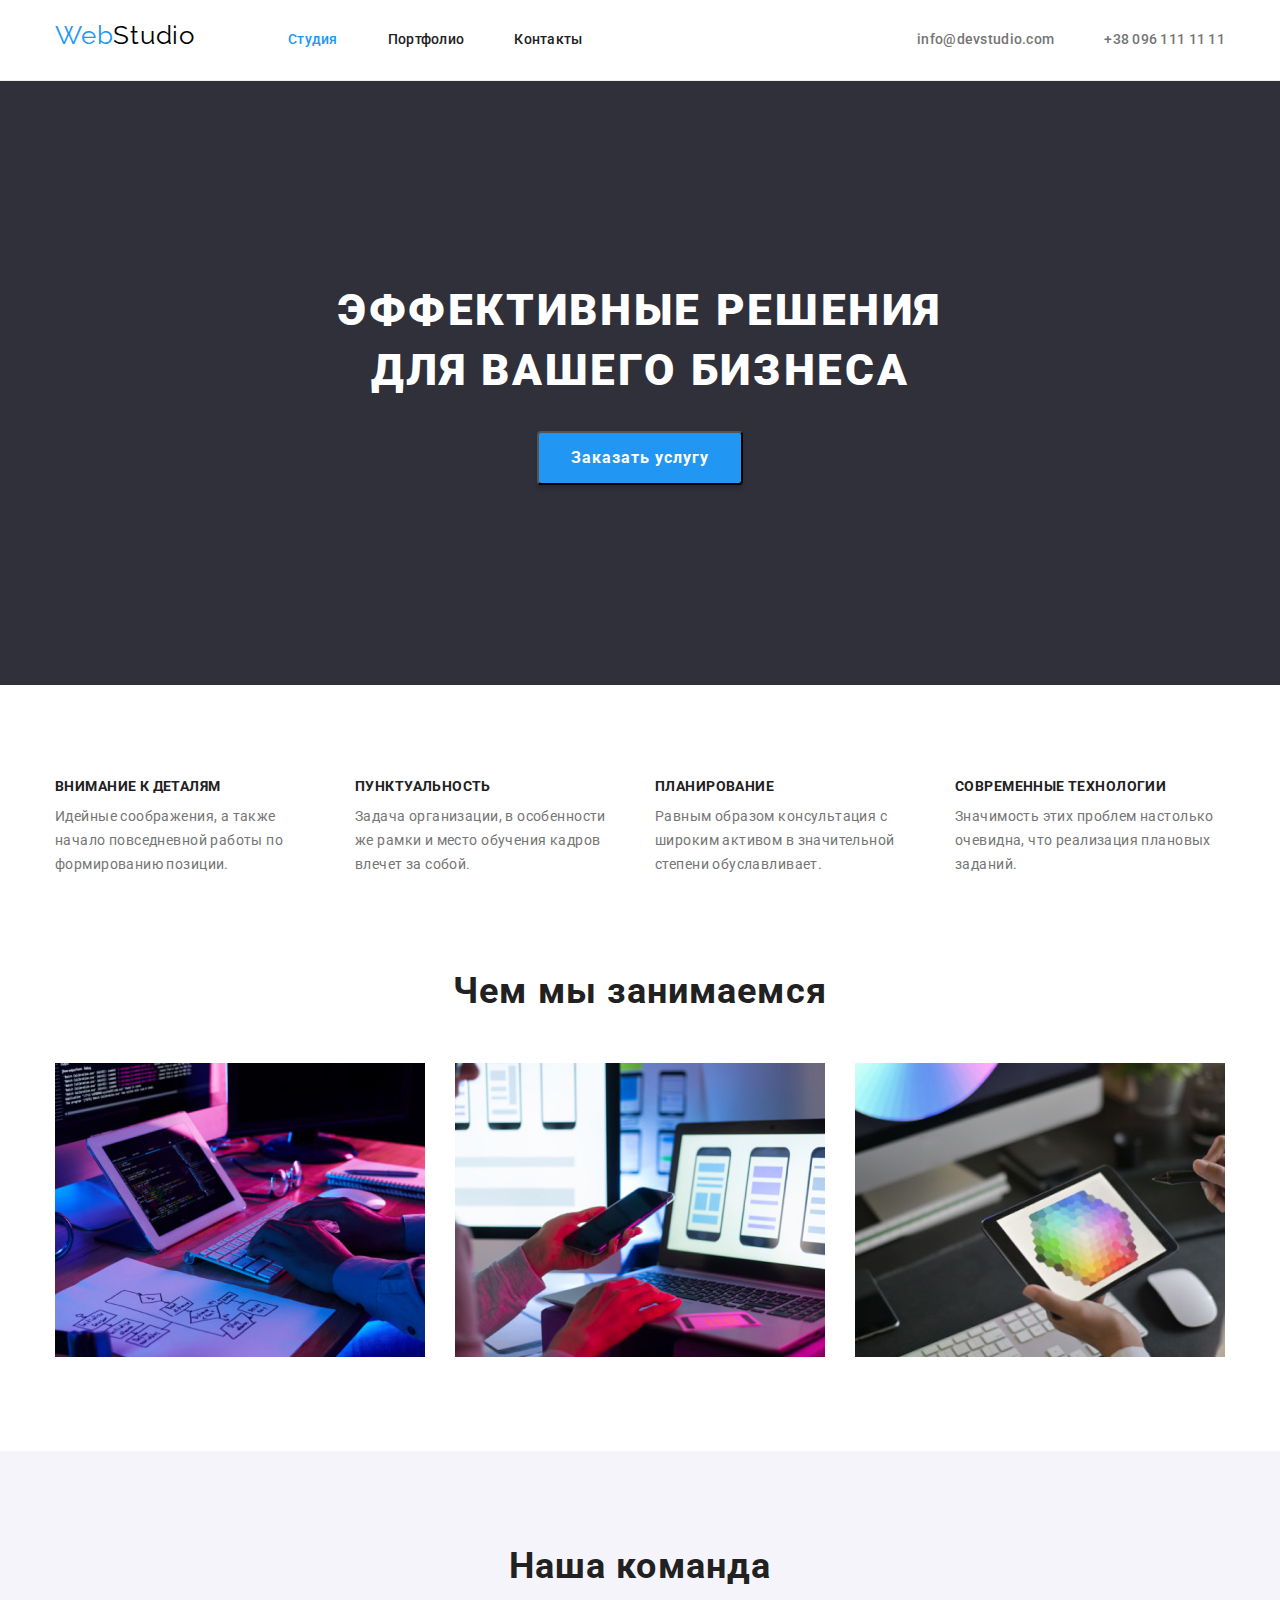
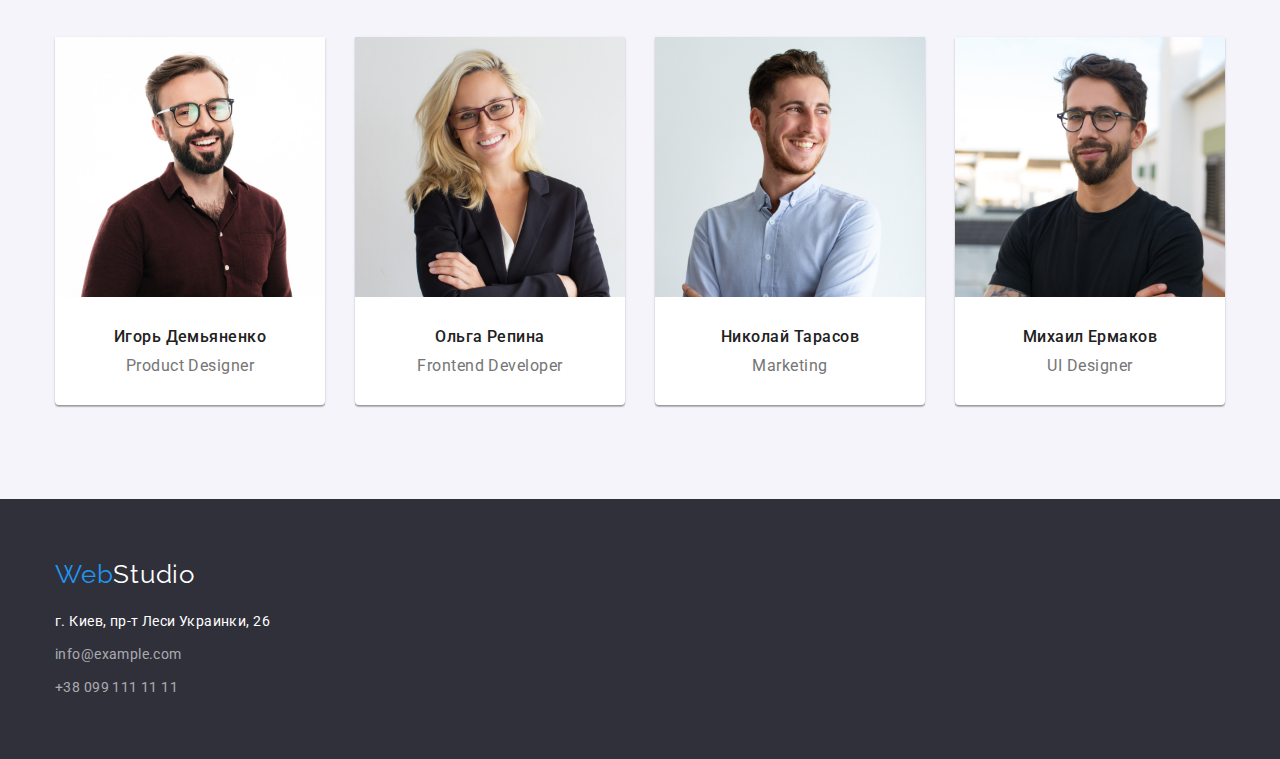
<file: index.html>
<!DOCTYPE html>
<html lang="ru">
  <head>
    <meta charset="UTF-8" />
    <meta http-equiv="X-UA-Compatible" content="IE=edge" />
    <meta name="viewport" content="width=device-width, initial-scale=1.0" />
    <title>WebStudio</title>
    <link rel="preconnect" href="https://fonts.googleapis.com" />
    <link rel="preconnect" href="https://fonts.gstatic.com" crossorigin />
    <link
      href="https://fonts.googleapis.com/css2?family=Raleway:wght@700&family=Roboto:wght@400;500;700;900&display=swap"
      rel="stylesheet"
    />
    <link
      rel="stylesheet"
      href="https://cdnjs.cloudflare.com/ajax/libs/modern-normalize/1.1.0/modern-normalize.min.css"
    />
    <link rel="stylesheet" href="./css/styles.css" />
  </head>
  <body>
    <!-- Шапка сайта-->
    <header class="header">
      <div class="container header-container">
        <nav class="nav">
          <a class="logo" lang="en" href="./index.html"
            ><span class="logo-accent">Web</span>Studio</a
          >
          <ul class="list nav-list">
            <li class="item">
              <a class="nav-link" href="./index.html" title="Студия">Студия</a>
            </li>
            <li class="item">
              <a class="nav-link" href="./portfolio.html">Портфолио</a>
            </li>
            <li class="item"><a class="nav-link" href="">Контакты</a></li>
          </ul>
          <ul class="list header-list">
            <li class="item">
              <a class="mail-link" lang="en" href="mailto:info@devstudio.com"
                >info@devstudio.com</a
              >
            </li>
            <li class="item">
              <a class="tel-link" href="tel:+380961111111">+38 096 111 11 11</a>
            </li>
          </ul>
        </nav>
      </div>
    </header>

    <!--Основной контент-->
    <main>
      <!--Заголовок-->
      <section class="hero">
        <div class="hero-container">
          <h1 class="title-hero">Эффективные решения для вашего бизнеса</h1>
          <button class="btn-hero" type="button">Заказать услугу</button>
        </div>
      </section>

      <!--Преимущества-->
      <section class="advantage">
        <div class="container advantage-container">
          <h2 class="advantage-title">Преимущества</h2>
          <ul class="list advantage-list">
            <li class="advantage-item">
              <h3 class="advantage-item-title">Внимание к деталям</h3>
              <p class="advantage-text">
                Идейные соображения, а также начало повседневной работы по
                формированию позиции.
              </p>
            </li>
            <li class="advantage-item">
              <h3 class="advantage-item-title">Пунктуальность</h3>
              <p class="advantage-text">
                Задача организации, в особенности же рамки и место обучения
                кадров влечет за собой.
              </p>
            </li>
            <li class="advantage-item">
              <h3 class="advantage-item-title">Планирование</h3>
              <p class="advantage-text">
                Равным образом консультация с широким активом в значительной
                степени обуславливает.
              </p>
            </li>
            <li class="advantage-item">
              <h3 class="advantage-item-title">Современные технологии</h3>
              <p class="advantage-text">
                Значимость этих проблем настолько очевидна, что реализация
                плановых заданий.
              </p>
            </li>
          </ul>
        </div>
      </section>

      <!--Чем мы занимаемся-->
      <section class="activity">
        <div class="container activity-container">
          <h2 class="activity-title">Чем мы занимаемся</h2>
          <ul class="list activity-list">
            <li class="activity-item">
              <img
                class="activity-img"
                src="./images/what-we-do/what-we-do-1.jpg"
                alt="Работа со структурой сайта/приложения"
                width="370"
                height="294"
              />
            </li>
            <li class="activity-item">
              <img
                class="activity-img"
                src="./images/what-we-do/what-we-do-2.jpg"
                alt="Работа с дизайном сайта/приложения"
                width="370"
                height="294"
              />
            </li>
            <li class="activity-item">
              <img
                class="activity-img"
                src="./images/what-we-do/what-we-do-3.jpg"
                alt="Работа с графикой"
                width="370"
                height="294"
              />
            </li>
          </ul>
        </div>
      </section>

      <!--Наша команда-->
      <section class="team">
        <div class="container team-container">
          <h2 class="team-title">Наша команда</h2>
          <ul class="list team-list">
            <li class="team-item">
              <img
                class="team-img"
                src="./images/team/1-ihor.jpg"
                alt="Игорь Демьяненко"
                width="270"
                height="260"
              />
              <div class="team-form">
                <h3 class="team-member-name">Игорь Демьяненко</h3>
                <p class="team-text">Product Designer</p>
              </div>
            </li>
            <li class="team-item">
              <img
                class="team-img"
                src="./images/team/2-olga.jpg"
                alt="Ольга Репина"
                width="270"
                height="260"
              />
              <div class="team-form">
                <h3 class="team-member-name">Ольга Репина</h3>
                <p class="team-text">Frontend Developer</p>
              </div>
            </li>
            <li class="team-item">
              <img
                class="team-img"
                src="./images/team/3-nikolay.jpg"
                alt="Николай Тарасов"
                width="270"
                height="260"
              />
              <div class="team-form">
                <h3 class="team-member-name">Николай Тарасов</h3>
                <p class="team-text">Marketing</p>
              </div>
            </li>
            <li class="team-item">
              <img
                class="team-img"
                src="./images/team/4-mihail.jpg"
                alt="Михаил Ермаков"
                width="270"
                height="260"
              />
              <div class="team-form">
                <h3 class="team-member-name">Михаил Ермаков</h3>
                <p class="team-text">UI Designer</p>
              </div>
            </li>
          </ul>
        </div>
      </section>
    </main>

    <!--Нижняя часть сайта-->
    <footer class="footer">
      <div class="container footer-container">
        <a class="footer-logo" lang="en" href="./index.html"
          ><span class="footer-logo-accent">Web</span>Studio</a
        >
        <address class="footer-address">
          <ul class="list footer-list">
            <li class="footer-item">
              <a
                class="footer-address-link"
                href="https://goo.gl/maps/jKXVgSbBTKe5Grf27"
                target="_blank"
                >г. Киев, пр-т Леси Украинки, 26</a
              >
            </li>
            <li class="footer-item">
              <a
                class="footer-mail-link"
                lang="en"
                href="mailto:info@example.com"
                >info@example.com</a
              >
            </li>
            <li class="footer-item">
              <a class="footer-tel-link" href="tel:+380991111111"
                >+38 099 111 11 11</a
              >
            </li>
          </ul>
        </address>
      </div>
    </footer>
  </body>
</html>
</file>
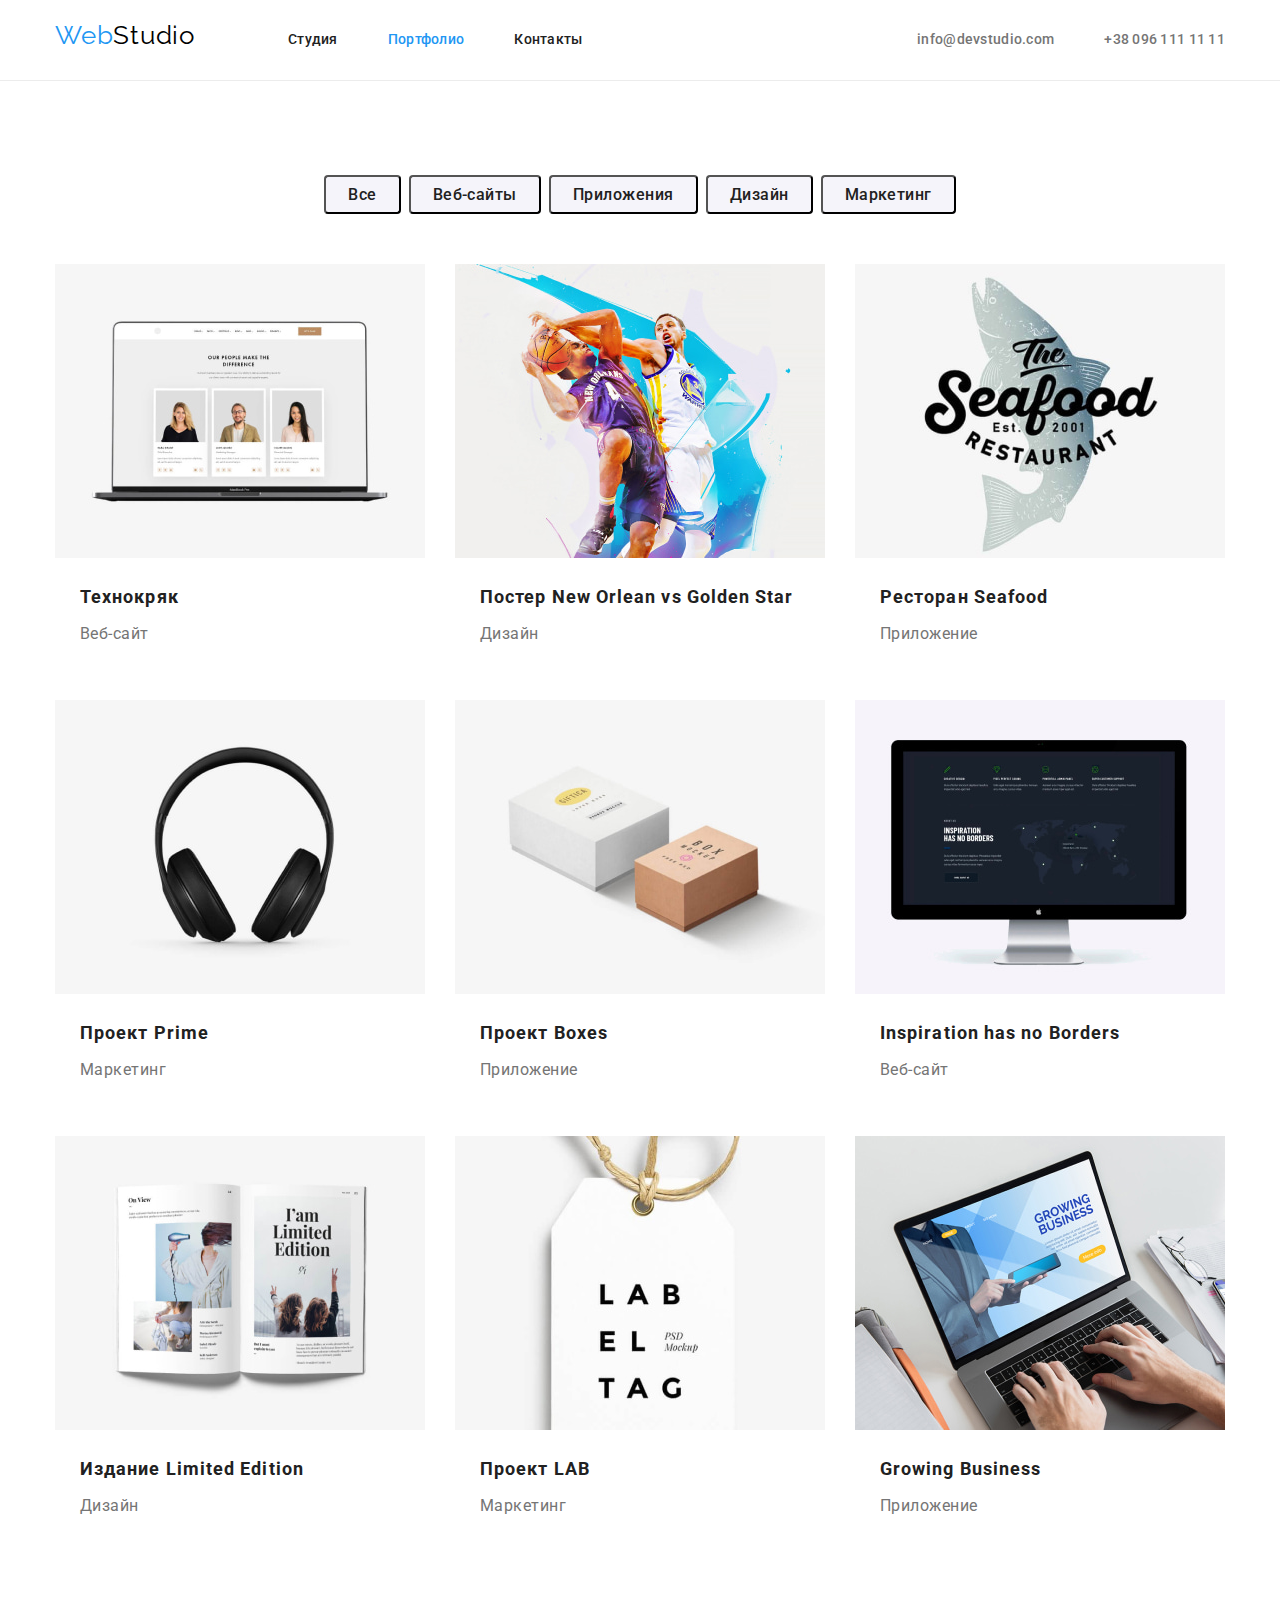
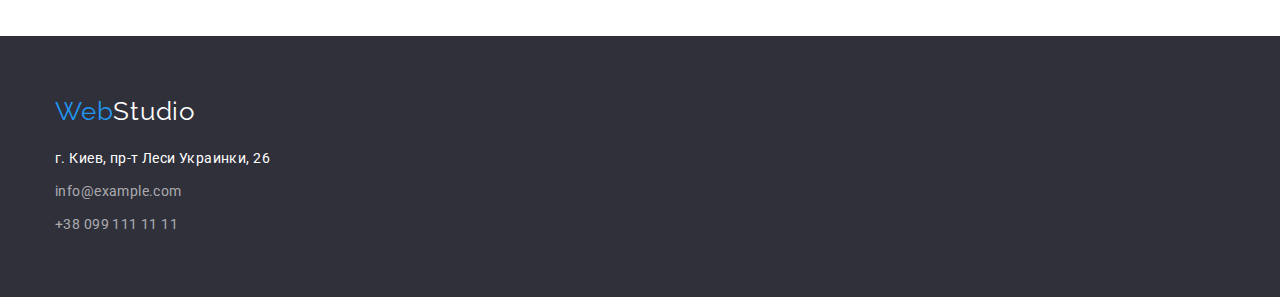
<file: portfolio.html>
<!DOCTYPE html>
<html lang="ru">
  <head>
    <meta charset="UTF-8" />
    <meta http-equiv="X-UA-Compatible" content="IE=edge" />
    <meta name="viewport" content="width=device-width, initial-scale=1.0" />
    <title>WebStudio</title>
    <link rel="preconnect" href="https://fonts.googleapis.com" />
    <link rel="preconnect" href="https://fonts.gstatic.com" crossorigin />
    <link
      href="https://fonts.googleapis.com/css2?family=Raleway:wght@700&family=Roboto:wght@400;500;700;900&display=swap"
      rel="stylesheet"
    />
    <link
      rel="stylesheet"
      href="https://cdnjs.cloudflare.com/ajax/libs/modern-normalize/1.1.0/modern-normalize.min.css"
    />
    <link rel="stylesheet" href="./css/styles.css" />
  </head>
  <body>
    <!-- Шапка сайта-->
    <header class="header">
      <div class="container header-container">
        <nav class="nav">
          <a class="logo" lang="en" href="./index.html"
            ><span class="logo-accent">Web</span>Studio</a
          >
          <ul class="list nav-list">
            <li class="item">
              <a class="nav-link" href="./index.html">Студия</a>
            </li>
            <li class="item">
              <a class="nav-link" href="./portfolio.html" title="Портфолио"
                >Портфолио</a
              >
            </li>
            <li class="item"><a class="nav-link" href="">Контакты</a></li>
          </ul>
          <ul class="list header-list">
            <li class="item">
              <a class="mail-link" lang="en" href="mailto:info@devstudio.com"
                >info@devstudio.com</a
              >
            </li>
            <li class="item">
              <a class="tel-link" href="tel:+380961111111">+38 096 111 11 11</a>
            </li>
          </ul>
        </nav>
      </div>
    </header>

    <!--Основной контент-->
    <main class="main">
      <h1 class="main-title">Портфолио</h1>
      <section class="filter">
        <div class="container filter-buttons-container">
          <h2 class="filter-title">Фильтр</h2>
          <ul class="list filter-btn-list">
            <li class="filter-btn-item">
              <button class="filter-btn" type="button">Все</button>
            </li>
            <li class="filter-btn-item">
              <button class="filter-btn" type="button">Веб-сайты</button>
            </li>
            <li class="filter-btn-item">
              <button class="filter-btn" type="button">Приложения</button>
            </li>
            <li class="filter-btn-item">
              <button class="filter-btn" type="button">Дизайн</button>
            </li>
            <li class="filter-btn-item">
              <button class="filter-btn" type="button">Маркетинг</button>
            </li>
          </ul>
        </div>
        <div class="container filter-items-container">
          <ul class="list filter-list">
            <li class="filter-item">
              <img
                class="filter-img"
                src="./images/portfolio-page/1-techno-crack.jpg"
                alt="Технокряк-вебсайт"
                width="370"
                height="294"
              />
              <div class="poster-text">
                <h3 class="filter-item-title">Технокряк</h3>
                <p class="filter-text">Веб-сайт</p>
              </div>
            </li>
            <li class="filter-item">
              <img
                class="filter-img"
                src="./images/portfolio-page/2-basketball.jpg"
                alt="Постер баскетбол"
                width="370"
                height="294"
              />
              <div class="poster-text">
                <h3 class="filter-item-title">
                  Постер New Orlean vs Golden Star
                </h3>
                <p class="filter-text">Дизайн</p>
              </div>
            </li>
            <li class="filter-item">
              <img
                class="filter-img"
                src="./images/portfolio-page/3-seafood.jpg"
                alt="Логотип ресторана"
                width="370"
                height="294"
              />
              <div class="poster-text">
                <h3 class="filter-item-title">Ресторан Seafood</h3>
                <p class="filter-text">Приложение</p>
              </div>
            </li>
            <li class="filter-item">
              <img
                class="filter-img"
                src="./images/portfolio-page/4-headphones.jpg"
                alt="Маркетинговый проект Прайм"
                width="370"
                height="294"
              />
              <div class="poster-text">
                <h3 class="filter-item-title">Проект Prime</h3>
                <p class="filter-text">Маркетинг</p>
              </div>
            </li>
            <li class="filter-item">
              <img
                class="filter-img"
                src="./images/portfolio-page/5-boxes.jpg"
                alt="Проект Boxes"
                width="370"
                height="294"
              />
              <div class="poster-text">
                <h3 class="filter-item-title">Проект Boxes</h3>
                <p class="filter-text">Приложение</p>
              </div>
            </li>
            <li class="filter-item">
              <img
                class="filter-img"
                src="./images/portfolio-page/6-monitor.jpg"
                alt="Вдохновение не имеет границ"
                width="370"
                height="294"
              />
              <div class="poster-text">
                <h3 class="filter-item-title">Inspiration has no Borders</h3>
                <p class="filter-text">Веб-сайт</p>
              </div>
            </li>
            <li class="filter-item">
              <img
                class="filter-img"
                src="./images/portfolio-page/7-book.jpg"
                alt="Издание Limited Edition"
                width="370"
                height="294"
              />
              <div class="poster-text">
                <h3 class="filter-item-title">Издание Limited Edition</h3>
                <p class="filter-text">Дизайн</p>
              </div>
            </li>
            <li class="filter-item">
              <img
                class="filter-img"
                src="./images/portfolio-page/8-lab.jpg"
                alt="Проект LAB"
                width="370"
                height="294"
              />
              <div class="poster-text">
                <h3 class="filter-item-title">Проект LAB</h3>
                <p class="filter-text">Маркетинг</p>
              </div>
            </li>
            <li class="filter-item">
              <img
                class="filter-img"
                src="./images/portfolio-page/9-laptop.jpg"
                alt="Приложение для расширения бизнеса"
                width="370"
                height="294"
              />
              <div class="poster-text">
                <h3 class="filter-item-title">Growing Business</h3>
                <p class="filter-text">Приложение</p>
              </div>
            </li>
          </ul>
        </div>
      </section>
    </main>

    <!--Нижняя часть сайта-->
    <footer class="footer">
      <div class="container footer-container">
        <a class="footer-logo" lang="en" href="./index.html"
          ><span class="footer-logo-accent">Web</span>Studio</a
        >
        <address class="footer-address">
          <ul class="list footer-list">
            <li class="footer-item">
              <a
                class="footer-address-link"
                href="https://goo.gl/maps/jKXVgSbBTKe5Grf27"
                target="_blank"
                >г. Киев, пр-т Леси Украинки, 26</a
              >
            </li>
            <li class="footer-item">
              <a
                class="footer-mail-link"
                lang="en"
                href="mailto:info@example.com"
                >info@example.com</a
              >
            </li>
            <li class="footer-item">
              <a class="footer-tel-link" href="tel:+380991111111"
                >+38 099 111 11 11</a
              >
            </li>
          </ul>
        </address>
      </div>
    </footer>
  </body>
</html>
</file>
<file: css/styles.css>
/* Font-family: 'Roboto', 'Raleway', sans-serif. */

/* Colors
#2196F3 - Accent color (Blue);
#FFFFFF - White color;
#212121 - Black color;
#757575 - Main text (Light grey);
#E5E5E5 - Main Backgroung (White);
#2F303A - Secondary Background (Dark grey).
*/
:root {
  /* Fonts */
  --main-font: "Roboto", sans-serif;
  --secondary-font: "Raleway", sans-serif;
  /* Text colors */
  --main-text-color: #757575;
  --title-color: #212121;
  --accent-color: #2196f3;
  --white: #ffffff;
  --black: #000000;
  --border-color: #ececec;
  /* Background colors */
  --first-bg-color: #f5f4fa;
  --second-bg-color: #2f303a;
}

body {
  font-family: var(--main-font);
  font-size: 14px;
  line-height: 1.71;
  letter-spacing: 0.03em;
  color: var(--main-text-color);
  background-color: var(--white);
}

h1,
h2,
h3,
p,
ul {
  margin-top: 0;
  margin-bottom: 0;
}
.list {
  padding-left: 0;
  margin-top: 0;
  margin-top: 0;
  list-style: none;
}
.container {
  width: 1200px;
  align-items: center;
  padding-left: 15px;
  padding-right: 15px;
  margin-left: auto;
  margin-right: auto;
}

/* Header */
.header {
  background-color: var(--white);
  border-bottom: 1px solid var(--border-color);
}
.nav {
  display: flex;
  align-items: baseline;
}
.logo {
  margin-right: 93px;

  font-family: var(--secondary-font);
  font-size: 26px;
  line-height: 1.19;
  letter-spacing: 0.03em;
  text-decoration: none;
  color: var(--black);
}
.logo-accent {
  color: var(--accent-color);
}
.nav-list {
  display: flex;
}
.nav-list .item {
  margin-right: 50px;
  padding-top: 32px;
  padding-bottom: 32px;
}
.nav-list .item:last-child {
  margin-right: 0;
}
.nav .item {
  font-weight: 500;
  font-size: 14px;
  line-height: 1.14;
  letter-spacing: 0.02em;
}
.nav-link {
  text-decoration: none;
  color: var(--title-color);
}
.nav-link[title] {
  color: var(--accent-color);
  text-decoration: none;
}
.nav-link:hover,
.nav-link:focus {
  color: var(--accent-color);
}
.header-list {
  display: flex;
  margin-left: auto;

  font-weight: 500;
  font-size: 14px;
  line-height: 1.14;
  letter-spacing: 0.02em;
}
.header-list .item {
  margin-right: 50px;
}
.header-list .item:last-child {
  margin-right: 0;
}
.mail-link,
.tel-link {
  text-decoration: none;
  color: var(--main-text-color);
}
.mail-link:hover,
.tel-link:hover,
.mail-link:focus,
.tel-link:focus {
  color: var(--accent-color);
}

/* Main */

/* Hero */
.hero {
  margin-left: auto;
  margin-right: auto;
  padding-top: 200px;
  padding-bottom: 200px;
  text-align: center;
  background-color: var(--second-bg-color);
}
.title-hero {
  margin-bottom: 30px;
  margin-right: auto;
  margin-left: auto;
  width: 696px;
  font-weight: 900;
  font-size: 44px;
  line-height: 1.36;
  letter-spacing: 0.06em;
  text-transform: uppercase;
  color: var(--white);
}
.btn-hero {
  padding: 10px 32px 10px 32px;
  font-weight: 700;
  font-size: 16px;
  line-height: 1.88;
  letter-spacing: 0.06em;
  color: var(--white);
  background-color: var(--accent-color);
  box-shadow: 0px 4px 4px rgba(0, 0, 0, 0.15);
  border-radius: 4px;
  cursor: pointer;
}
.btn-hero:hover,
.btn-hero:focus {
  color: var(--white);
  background-color: var(--accent-color);
}

/* Advantages */
.advantage {
  padding-top: 94px;
  padding-bottom: 94px;
}
.advantage-title {
  position: absolute;
  width: 1px;
  height: 1px;
  margin: -1px;
  border: 0;
  padding: 0;
  white-space: nowrap;
  clip: rect(0 0 0 0);
  overflow: hidden;
}
.advantage-list {
  display: flex;
}
.advantage-item {
  width: 270px;
  margin-right: 30px;
}
.advantage-item:last-child {
  margin-right: 0;
}
.advantage-item-title {
  margin-bottom: 10px;
  font-size: 14px;
  line-height: 1.14;
  letter-spacing: 0.03em;
  text-transform: uppercase;
  color: var(--title-color);
}
.advantage-text {
  font-size: 14px;
  line-height: 1.71;
  letter-spacing: 0.03em;
  color: var(--main-text-color);
}

/* What we do */
.activity {
  padding-bottom: 94px;
}
.activity-title {
  text-align: center;
  margin-bottom: 50px;
  font-size: 36px;
  line-height: 1.17;
  letter-spacing: 0.03em;
  color: var(--title-color);
}
.activity-list {
  display: flex;
}
.activity-item {
  margin-right: 30px;
}
.activity-item:last-child {
  margin-right: 0;
}
.activity-img {
  display: block;
}
/* Team */
.team {
  background-color: var(--first-bg-color);
  padding-top: 94px;
  padding-bottom: 94px;
}
.team-title {
  text-align: center;
  margin-bottom: 50px;
  font-size: 36px;
  line-height: 1.17;
  letter-spacing: 0.03em;
  color: var(--title-color);
}
.team-list {
  display: flex;
}
.team-item {
  list-style: none;
  margin-right: 30px;
  background-color: var(--white);
  box-shadow: 0px 1px 3px rgba(0, 0, 0, 0.12), 0px 1px 1px rgba(0, 0, 0, 0.14),
    0px 2px 1px rgba(0, 0, 0, 0.2);
  border-radius: 0px 0px 4px 4px;
}
.team-item:last-child {
  margin-right: 0;
}
.team-img {
  display: block;
  max-width: 100%;
  height: auto;
}
.team-form {
  padding-top: 30px;
  padding-bottom: 30px;
}
.team-member-name {
  margin-bottom: 10px;
  text-align: center;
  font-weight: 500;
  font-size: 16px;
  line-height: 1.19;
  letter-spacing: 0.03em;
  color: var(--title-color);
}
.team-text {
  text-align: center;
  font-size: 16px;
  line-height: 1.19;
  letter-spacing: 0.03em;
  color: var(--main-text-color);
}

/* Footer */
.footer {
  margin-right: auto;
  padding-top: 60px;
  padding-bottom: 60px;
  background-color: var(--second-bg-color);
}
.footer-logo {
  display: block;
  margin-bottom: 20px;
  font-family: var(--secondary-font);
  font-size: 26px;
  line-height: 1.19;
  letter-spacing: 0.03em;
  text-decoration: none;
  color: var(--white);
}
.footer-logo-accent {
  color: var(--accent-color);
}
.footer-item {
  display: block;
  margin-bottom: 9px;
}
.footer-item:last-child {
  margin-bottom: 0;
}
.footer-address-link {
  font-style: normal;
  font-size: 14px;
  line-height: 1.71;
  letter-spacing: 0.03em;
  text-decoration: none;
  color: var(--white);
}
.footer-mail-link,
.footer-tel-link {
  font-style: normal;
  font-size: 14px;
  line-height: 1.71;
  letter-spacing: 0.03em;
  text-decoration: none;
  color: rgba(255, 255, 255, 0.6);
}
.footer-tel-link {
  padding-bottom: 0;
}
.footer-address-link:hover,
.footer-mail-link:hover,
.footer-tel-link:hover,
.footer-address-link:focus,
.footer-mail-link:focus,
.footer-tel-link:focus {
  color: var(--accent-color);
}

/* Portfolio */

.main-title {
  position: absolute;
  width: 1px;
  height: 1px;
  margin: -1px;
  border: 0;
  padding: 0;
  white-space: nowrap;
  clip: rect(0 0 0 0);
  overflow: hidden;
}
.filter-title {
  position: absolute;
  width: 1px;
  height: 1px;
  margin: -1px;
  border: 0;
  padding: 0;
  white-space: nowrap;
  clip: rect(0 0 0 0);
  overflow: hidden;
}

/* Filter buttons */
.filter {
  padding-top: 94px;
  padding-bottom: 94px;
}
.filter-btn-list {
  display: flex;
  justify-content: center;
  margin-bottom: 50px;
}
.filter-btn-item {
  margin-right: 8px;
}
.filter-btn-item:last-child {
  margin-right: 0;
}
.filter-btn {
  padding: 6px 22px 6px 22px;
  font-family: var(--main-font);
  font-weight: 500;
  font-size: 16px;
  line-height: 1.44;
  text-align: center;
  letter-spacing: 0.03em;
  color: var(--title-color);
  background: var(--first-bg-color);
  border-radius: 4px;
  cursor: pointer;
}
.filter-btn:hover,
.filter-btn:focus {
  color: var(--white);
  background-color: var(--accent-color);
  box-shadow: 0px 3px 1px rgba(0, 0, 0, 0.1), 0px 1px 2px rgba(0, 0, 0, 0.08),
    0px 2px 2px rgba(0, 0, 0, 0.12);
  border-radius: 4px;
}

/* Filter items */
.filter-list {
  display: flex;
  flex-wrap: wrap;
}
.filter-item {
  margin-right: 30px;
  margin-bottom: 30px;
  border-bottom: 1px var(--white);
}
.filter-item:nth-child(3n) {
  margin-right: 0;
}
.filter-item:nth-last-child(-n + 3) {
  margin-bottom: 0;
}
.filter-img {
  display: block;
  max-width: 100%;
  height: auto;
}
.poster-text {
  padding: 20px 24px 20px 24px;
  border: 1px solid var(--white);
}
.filter-item-title {
  margin-bottom: 4px;
  font-size: 18px;
  line-height: 2;
  letter-spacing: 0.06em;
  color: var(--title-color);
}
.filter-text {
  font-size: 16px;
  line-height: 1.88;
  letter-spacing: 0.03em;
  color: var(--main-text-color);
}
</file>
